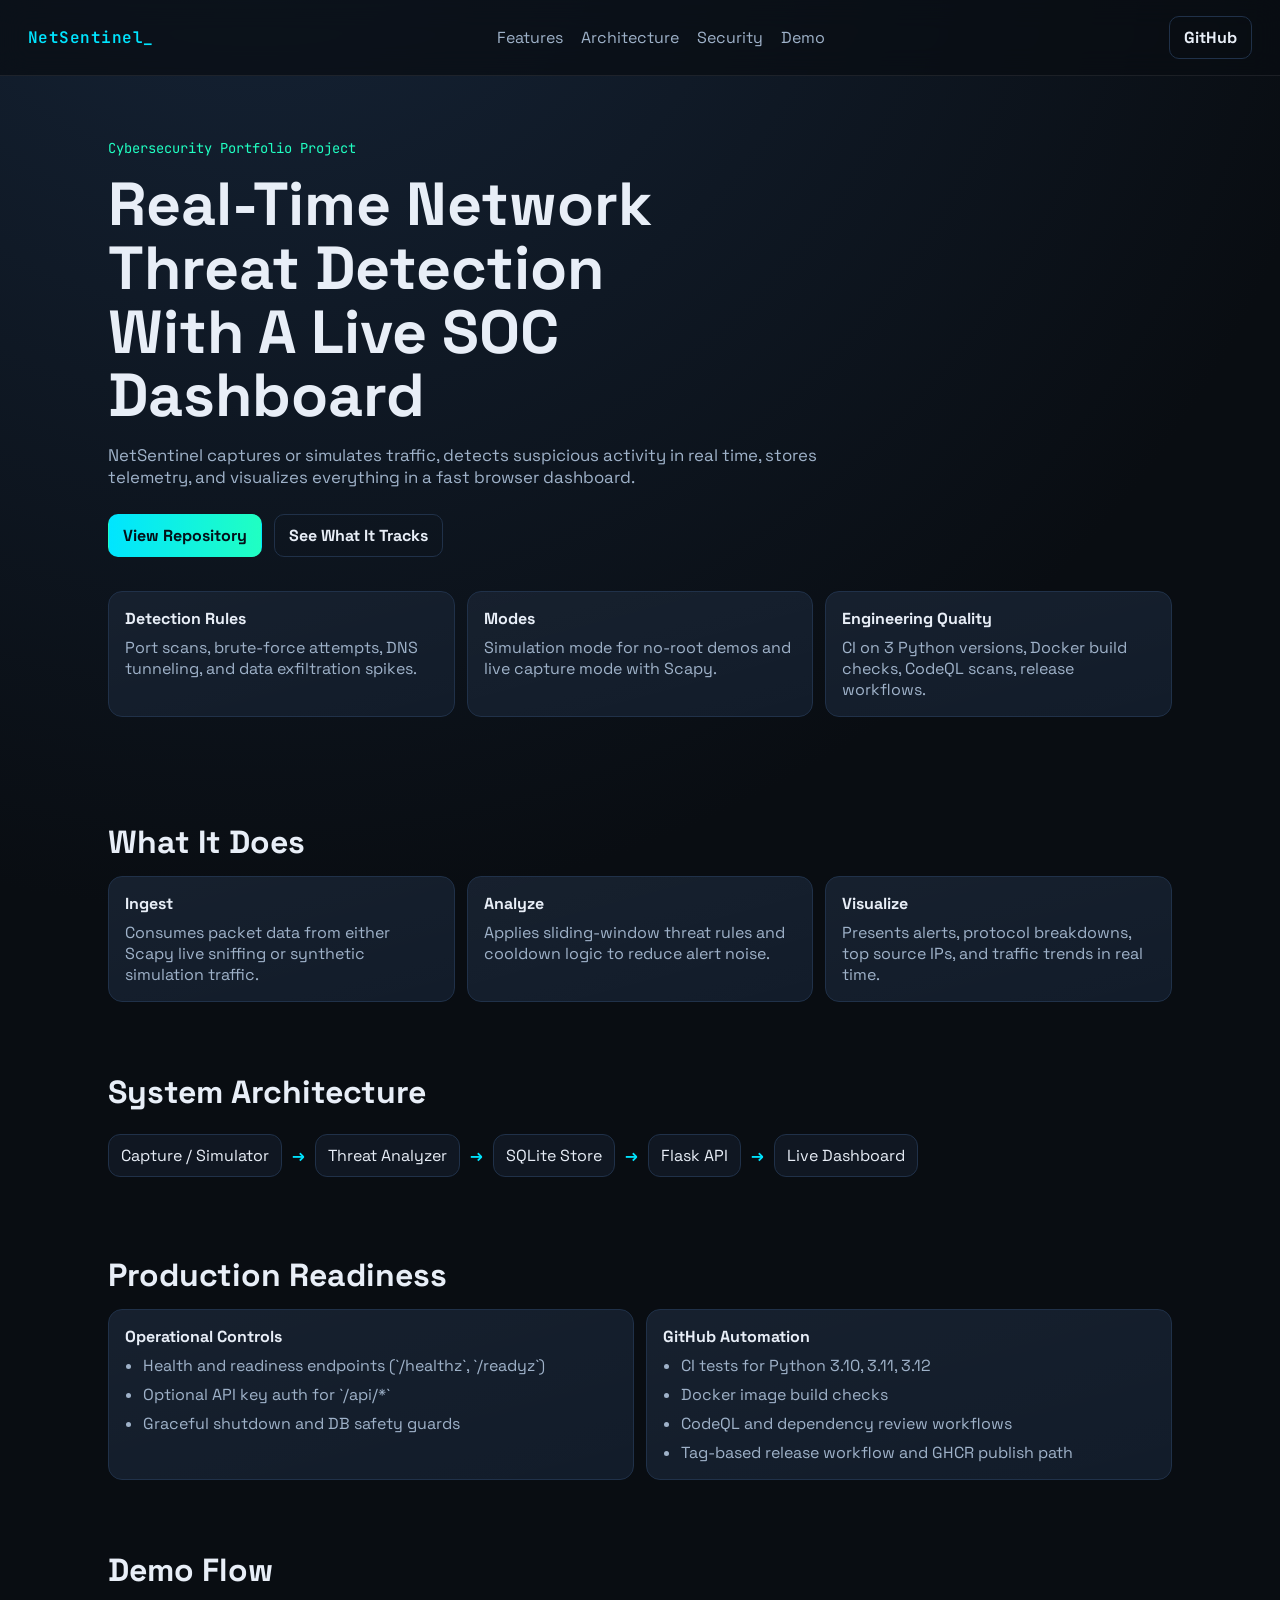
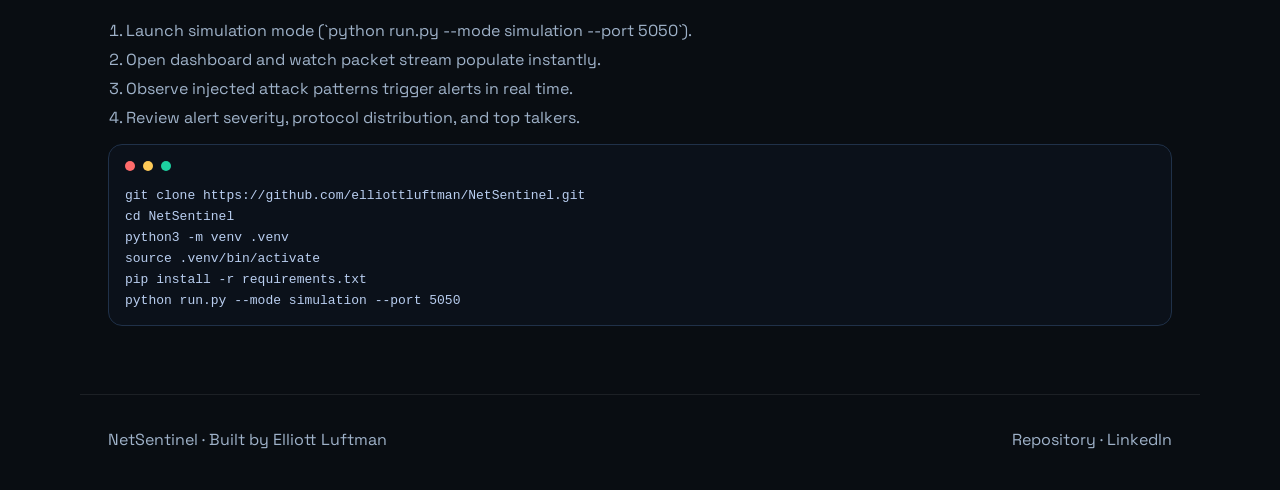
<file: site/index.html>
<!DOCTYPE html>
<html lang="en">
  <head>
    <meta charset="UTF-8" />
    <meta name="viewport" content="width=device-width, initial-scale=1.0" />
    <title>NetSentinel | Real-Time Network Threat Monitoring</title>
    <meta
      name="description"
      content="NetSentinel is a real-time network traffic analyzer and threat dashboard with simulation mode, live capture, detection rules, and CI-backed production scaffolding."
    />
    <link rel="preconnect" href="https://fonts.googleapis.com" />
    <link rel="preconnect" href="https://fonts.gstatic.com" crossorigin />
    <link
      href="https://fonts.googleapis.com/css2?family=Space+Grotesk:wght@400;500;700&family=JetBrains+Mono:wght@400;600&display=swap"
      rel="stylesheet"
    />
    <link rel="stylesheet" href="./styles.css" />
  </head>
  <body>
    <div class="noise"></div>
    <header class="topbar">
      <a class="brand" href="#home">NetSentinel<span class="cursor">_</span></a>
      <nav>
        <a href="#features">Features</a>
        <a href="#architecture">Architecture</a>
        <a href="#security">Security</a>
        <a href="#demo">Demo</a>
      </nav>
      <a class="btn ghost" href="https://github.com/elliottluftman/NetSentinel" target="_blank" rel="noreferrer">GitHub</a>
    </header>

    <main id="home">
      <section class="hero">
        <p class="eyebrow">Cybersecurity Portfolio Project</p>
        <h1>Real-Time Network Threat Detection With A Live SOC Dashboard</h1>
        <p class="lead">
          NetSentinel captures or simulates traffic, detects suspicious activity in real time,
          stores telemetry, and visualizes everything in a fast browser dashboard.
        </p>
        <div class="cta-row">
          <a class="btn" href="https://github.com/elliottluftman/NetSentinel" target="_blank" rel="noreferrer">View Repository</a>
          <a class="btn ghost" href="#demo">See What It Tracks</a>
        </div>
        <div class="hero-grid">
          <article class="metric-card">
            <h3>Detection Rules</h3>
            <p>Port scans, brute-force attempts, DNS tunneling, and data exfiltration spikes.</p>
          </article>
          <article class="metric-card">
            <h3>Modes</h3>
            <p>Simulation mode for no-root demos and live capture mode with Scapy.</p>
          </article>
          <article class="metric-card">
            <h3>Engineering Quality</h3>
            <p>CI on 3 Python versions, Docker build checks, CodeQL scans, release workflows.</p>
          </article>
        </div>
      </section>

      <section id="features" class="section">
        <h2>What It Does</h2>
        <div class="cards three">
          <article class="card">
            <h3>Ingest</h3>
            <p>Consumes packet data from either Scapy live sniffing or synthetic simulation traffic.</p>
          </article>
          <article class="card">
            <h3>Analyze</h3>
            <p>Applies sliding-window threat rules and cooldown logic to reduce alert noise.</p>
          </article>
          <article class="card">
            <h3>Visualize</h3>
            <p>Presents alerts, protocol breakdowns, top source IPs, and traffic trends in real time.</p>
          </article>
        </div>
      </section>

      <section id="architecture" class="section">
        <h2>System Architecture</h2>
        <div class="architecture">
          <div class="node">Capture / Simulator</div>
          <div class="arrow">→</div>
          <div class="node">Threat Analyzer</div>
          <div class="arrow">→</div>
          <div class="node">SQLite Store</div>
          <div class="arrow">→</div>
          <div class="node">Flask API</div>
          <div class="arrow">→</div>
          <div class="node">Live Dashboard</div>
        </div>
      </section>

      <section id="security" class="section">
        <h2>Production Readiness</h2>
        <div class="cards two">
          <article class="card">
            <h3>Operational Controls</h3>
            <ul>
              <li>Health and readiness endpoints (`/healthz`, `/readyz`)</li>
              <li>Optional API key auth for `/api/*`</li>
              <li>Graceful shutdown and DB safety guards</li>
            </ul>
          </article>
          <article class="card">
            <h3>GitHub Automation</h3>
            <ul>
              <li>CI tests for Python 3.10, 3.11, 3.12</li>
              <li>Docker image build checks</li>
              <li>CodeQL and dependency review workflows</li>
              <li>Tag-based release workflow and GHCR publish path</li>
            </ul>
          </article>
        </div>
      </section>

      <section id="demo" class="section demo">
        <h2>Demo Flow</h2>
        <ol>
          <li>Launch simulation mode (`python run.py --mode simulation --port 5050`).</li>
          <li>Open dashboard and watch packet stream populate instantly.</li>
          <li>Observe injected attack patterns trigger alerts in real time.</li>
          <li>Review alert severity, protocol distribution, and top talkers.</li>
        </ol>
        <div class="terminal">
          <div class="dot-row"><span></span><span></span><span></span></div>
          <pre><code>git clone https://github.com/elliottluftman/NetSentinel.git
cd NetSentinel
python3 -m venv .venv
source .venv/bin/activate
pip install -r requirements.txt
python run.py --mode simulation --port 5050</code></pre>
        </div>
      </section>
    </main>

    <footer>
      <p>NetSentinel · Built by Elliott Luftman</p>
      <p>
        <a href="https://github.com/elliottluftman/NetSentinel" target="_blank" rel="noreferrer">Repository</a>
        <span>·</span>
        <a href="https://www.linkedin.com/in/elliottluftman" target="_blank" rel="noreferrer">LinkedIn</a>
      </p>
    </footer>

    <script src="./app.js"></script>
  </body>
</html>
</file>
<file: site/styles.css>
:root {
  --bg: #090d12;
  --bg-soft: #101722;
  --panel: #121c2a;
  --border: #203149;
  --text: #e8eef7;
  --muted: #9fb2c9;
  --accent: #00e5ff;
  --accent-2: #20ffc2;
  --danger: #ff5d5d;
}

* {
  box-sizing: border-box;
}

html,
body {
  margin: 0;
  padding: 0;
  background: radial-gradient(circle at 20% -10%, #162539 0%, var(--bg) 45%), var(--bg);
  color: var(--text);
  font-family: "Space Grotesk", sans-serif;
  scroll-behavior: smooth;
}

.noise {
  position: fixed;
  inset: 0;
  pointer-events: none;
  opacity: 0.06;
  background-image: radial-gradient(#fff 0.5px, transparent 0.5px);
  background-size: 4px 4px;
}

.topbar {
  position: sticky;
  top: 0;
  z-index: 20;
  display: flex;
  align-items: center;
  justify-content: space-between;
  gap: 20px;
  padding: 16px 28px;
  border-bottom: 1px solid rgba(255, 255, 255, 0.08);
  backdrop-filter: blur(14px);
  background: rgba(9, 13, 18, 0.72);
}

.brand {
  color: var(--accent);
  text-decoration: none;
  font-family: "JetBrains Mono", monospace;
  font-weight: 600;
  letter-spacing: 0.03em;
}

.cursor {
  animation: blink 1s steps(1) infinite;
}

nav {
  display: flex;
  gap: 18px;
}

nav a,
footer a {
  color: var(--muted);
  text-decoration: none;
}

nav a:hover,
footer a:hover {
  color: var(--accent);
}

main {
  max-width: 1120px;
  margin: 0 auto;
  padding: 28px;
}

.hero {
  min-height: 72vh;
  display: flex;
  flex-direction: column;
  justify-content: center;
  gap: 16px;
  animation: rise 700ms ease;
}

.eyebrow {
  display: inline-block;
  margin: 0;
  color: var(--accent-2);
  font-family: "JetBrains Mono", monospace;
  font-size: 0.86rem;
}

h1 {
  margin: 0;
  font-size: clamp(2rem, 5vw, 3.8rem);
  line-height: 1.05;
  max-width: 14ch;
}

.lead {
  margin: 0;
  color: var(--muted);
  max-width: 65ch;
  font-size: 1.05rem;
}

.cta-row {
  display: flex;
  gap: 12px;
  margin-top: 10px;
}

.btn {
  display: inline-flex;
  align-items: center;
  justify-content: center;
  border: 1px solid transparent;
  background: linear-gradient(90deg, var(--accent), var(--accent-2));
  color: #041019;
  text-decoration: none;
  font-weight: 700;
  padding: 10px 14px;
  border-radius: 10px;
}

.btn.ghost {
  background: transparent;
  color: var(--text);
  border-color: var(--border);
}

.hero-grid {
  margin-top: 18px;
  display: grid;
  gap: 12px;
  grid-template-columns: repeat(3, minmax(0, 1fr));
}

.metric-card,
.card,
.terminal {
  border: 1px solid var(--border);
  background: linear-gradient(165deg, rgba(255, 255, 255, 0.02), transparent), var(--panel);
  border-radius: 14px;
  padding: 16px;
}

.metric-card h3,
.card h3 {
  margin: 0 0 8px;
  font-size: 1rem;
}

.metric-card p,
.card p,
li,
ol,
ul {
  margin: 0;
  color: var(--muted);
}

.section {
  margin-top: 70px;
}

.section h2 {
  margin: 0 0 14px;
  font-size: clamp(1.4rem, 3vw, 2rem);
}

.cards {
  display: grid;
  gap: 12px;
}

.cards.three {
  grid-template-columns: repeat(3, minmax(0, 1fr));
}

.cards.two {
  grid-template-columns: repeat(2, minmax(0, 1fr));
}

ul,
ol {
  padding-left: 18px;
}

li + li {
  margin-top: 8px;
}

.architecture {
  display: grid;
  grid-template-columns: repeat(9, max-content);
  gap: 10px;
  align-items: center;
  overflow-x: auto;
  padding: 8px 0;
}

.node {
  border: 1px solid var(--border);
  border-radius: 12px;
  padding: 10px 12px;
  background: var(--bg-soft);
  white-space: nowrap;
}

.arrow {
  color: var(--accent);
  font-weight: 700;
}

.demo {
  display: grid;
  gap: 16px;
}

.terminal {
  background: #0b111a;
}

.dot-row {
  display: flex;
  gap: 8px;
  margin-bottom: 12px;
}

.dot-row span {
  width: 10px;
  height: 10px;
  border-radius: 50%;
}

.dot-row span:nth-child(1) { background: #ff6b6b; }
.dot-row span:nth-child(2) { background: #feca57; }
.dot-row span:nth-child(3) { background: #1dd1a1; }

pre {
  margin: 0;
  font-family: "JetBrains Mono", monospace;
  color: #b9cef0;
  overflow-x: auto;
}

footer {
  max-width: 1120px;
  margin: 40px auto 24px;
  padding: 0 28px;
  display: flex;
  justify-content: space-between;
  gap: 8px;
  color: var(--muted);
  border-top: 1px solid rgba(255, 255, 255, 0.08);
  padding-top: 18px;
}

@keyframes blink {
  0%, 49% { opacity: 1; }
  50%, 100% { opacity: 0; }
}

@keyframes rise {
  from { opacity: 0; transform: translateY(10px); }
  to { opacity: 1; transform: translateY(0); }
}

@media (max-width: 980px) {
  nav {
    display: none;
  }

  .hero-grid,
  .cards.three,
  .cards.two {
    grid-template-columns: 1fr;
  }

  footer {
    flex-direction: column;
  }
}
</file>
